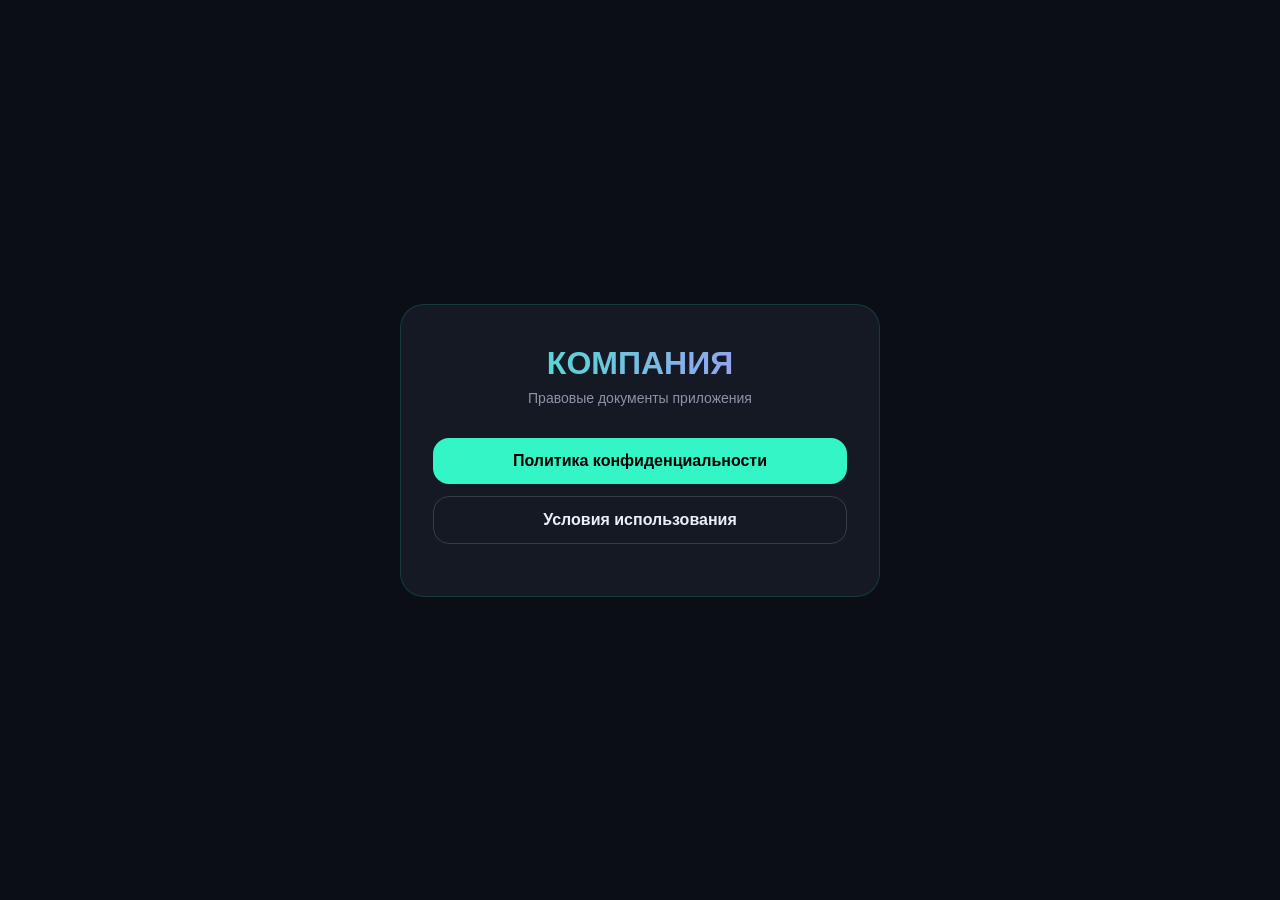
<file: index.html>
<!DOCTYPE html>
<html lang="ru">
<head>
<meta charset="UTF-8">
<meta name="viewport" content="width=device-width, initial-scale=1.0">
<title>КОМПАНИЯ — Правовые документы</title>
<style>
  :root {
    --bg: #0B0E14;
    --surface: #141924;
    --teal: #34F5C5;
    --purple: #B985FF;
    --text: #EAF0F6;
    --text-sec: #8C94A6;
  }
  * { box-sizing: border-box; }
  body {
    margin: 0;
    background: var(--bg);
    color: var(--text);
    font-family: -apple-system, BlinkMacSystemFont, 'Segoe UI', Roboto, sans-serif;
    display: flex;
    align-items: center;
    justify-content: center;
    min-height: 100vh;
    padding: 24px;
  }
  .card {
    max-width: 480px;
    width: 100%;
    background: var(--surface);
    border-radius: 24px;
    padding: 40px 32px;
    text-align: center;
    border: 1px solid rgba(52,245,197,0.15);
  }
  h1 {
    background: linear-gradient(90deg, var(--teal), var(--purple));
    -webkit-background-clip: text;
    background-clip: text;
    color: transparent;
    font-size: 32px;
    margin: 0 0 8px;
  }
  p.tagline { color: var(--text-sec); margin: 0 0 32px; font-size: 14px; }
  a.link-btn {
    display: block;
    text-decoration: none;
    background: var(--teal);
    color: #000;
    font-weight: 700;
    padding: 14px;
    border-radius: 16px;
    margin-bottom: 12px;
    transition: opacity 0.2s;
  }
  a.link-btn.secondary {
    background: transparent;
    color: var(--text);
    border: 1.5px solid rgba(255,255,255,0.15);
  }
  a.link-btn:hover { opacity: 0.85; }
</style>
</head>
<body>
  <div class="card">
    <h1>КОМПАНИЯ</h1>
    <p class="tagline">Правовые документы приложения</p>
    <a class="link-btn" href="privacy.html">Политика конфиденциальности</a>
    <a class="link-btn secondary" href="terms.html">Условия использования</a>
  </div>
</body>
</html>
</file>
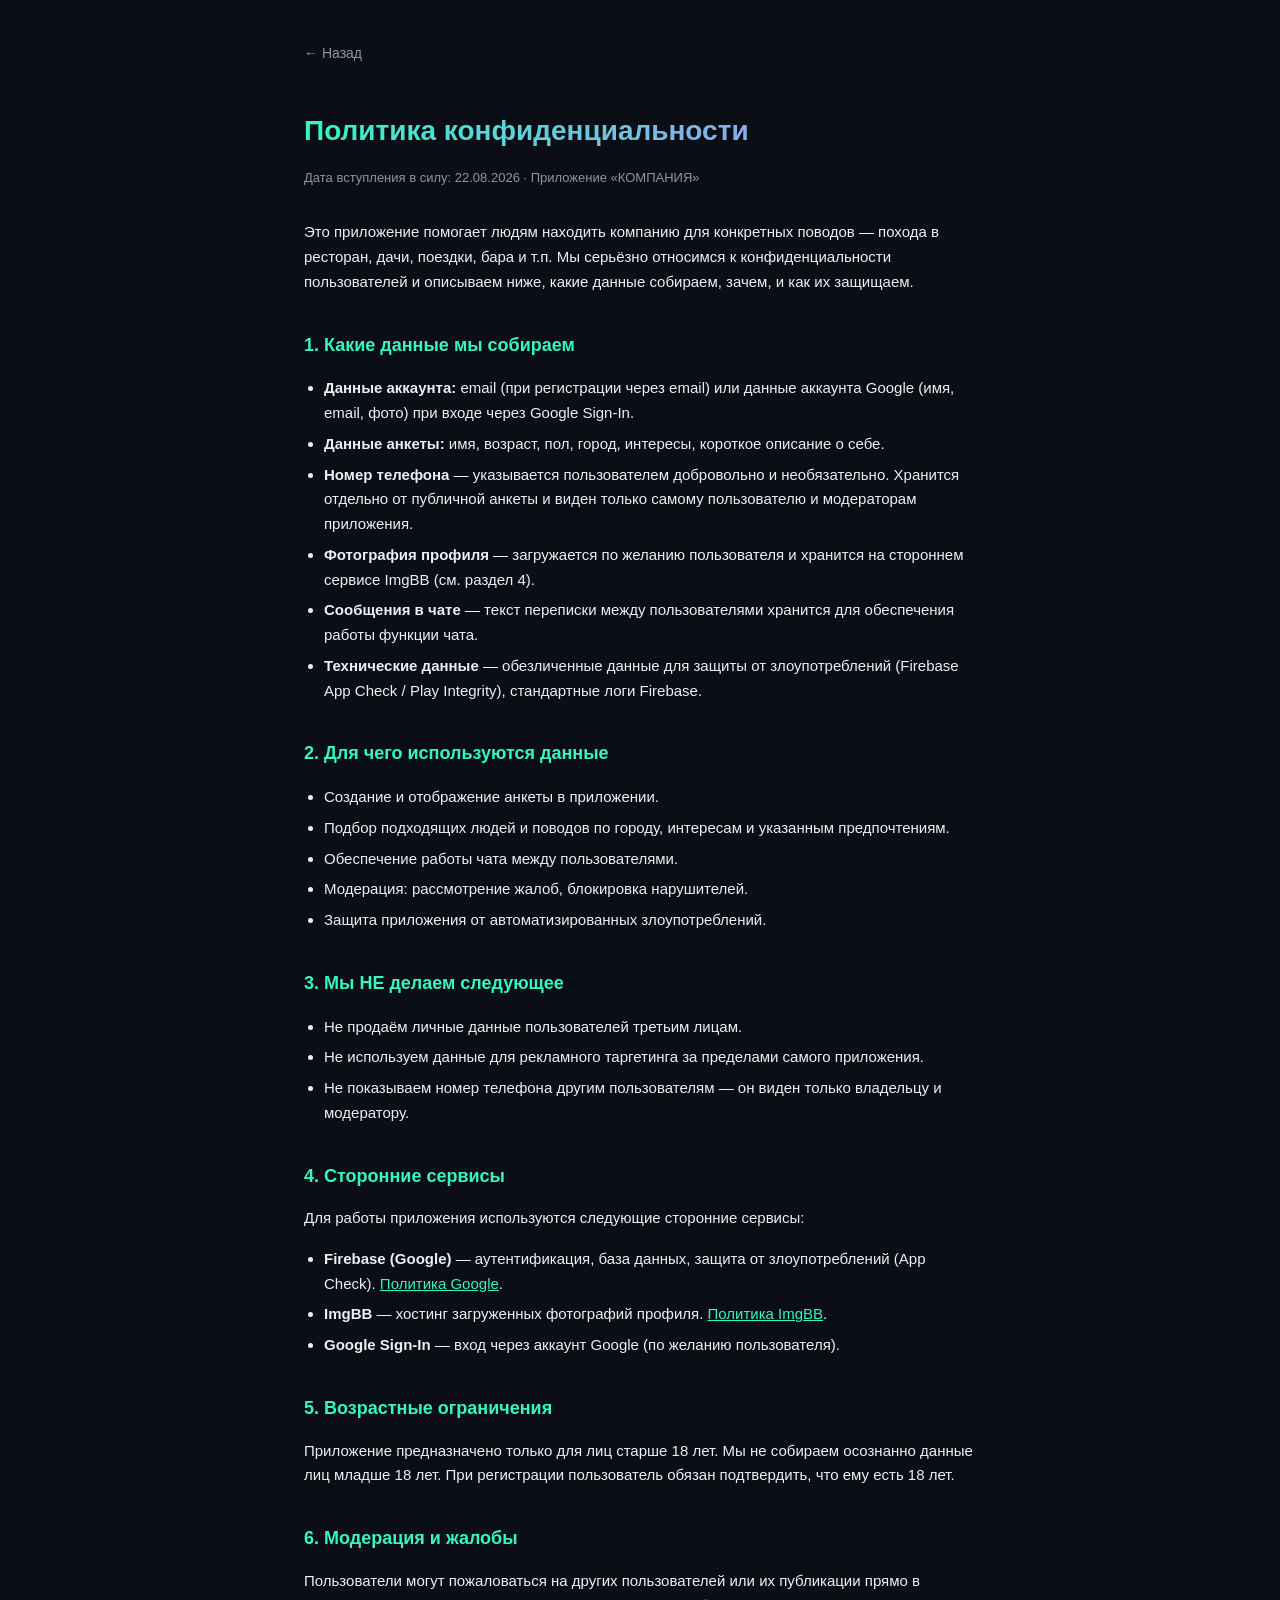
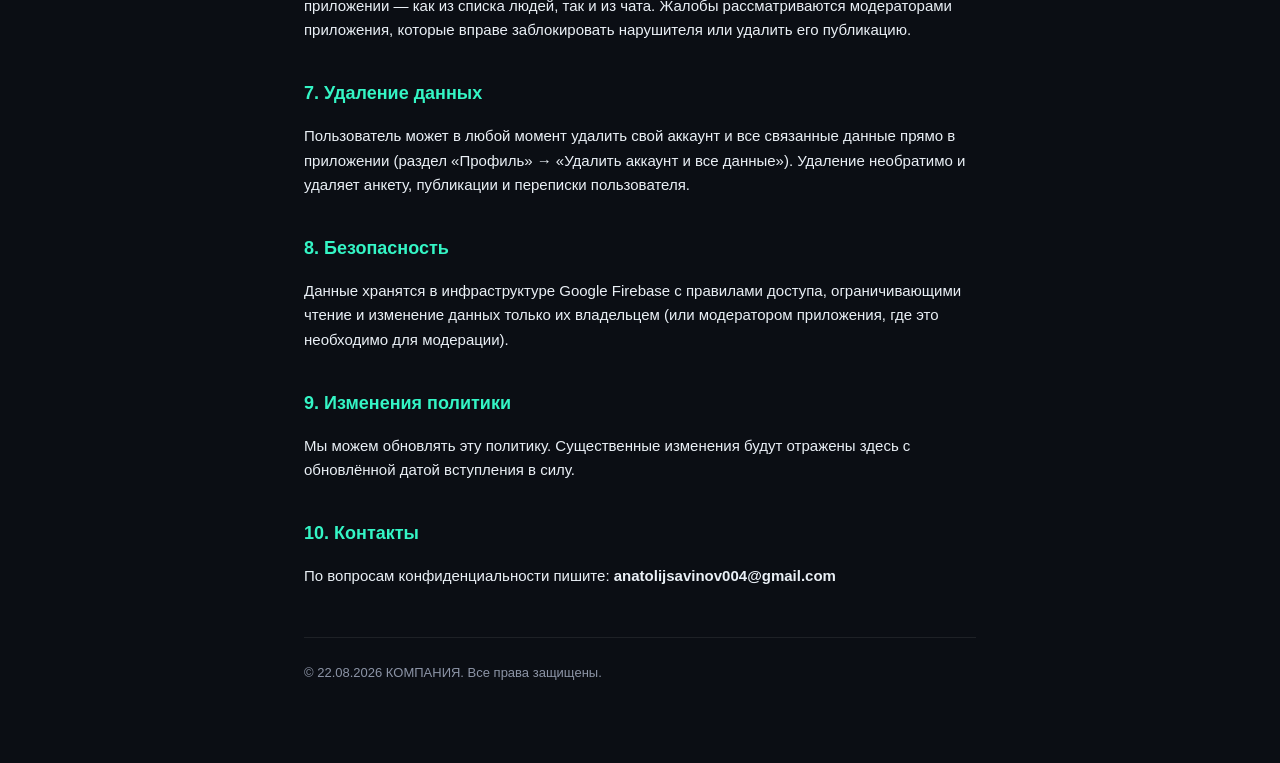
<file: privacy.html>
<!DOCTYPE html>
<html lang="ru">
<head>
<meta charset="UTF-8">
<meta name="viewport" content="width=device-width, initial-scale=1.0">
<title>Политика конфиденциальности — КОМПАНИЯ</title>
<link rel="stylesheet" href="style.css">
</head>
<body>
<div class="wrap">
  <a class="back" href="index.html">← Назад</a>
  <h1>Политика конфиденциальности</h1>
  <p class="updated">Дата вступления в силу: 22.08.2026 · Приложение «КОМПАНИЯ»</p>

  <p>
    Это приложение помогает людям находить компанию для конкретных поводов —
    похода в ресторан, дачи, поездки, бара и т.п. Мы серьёзно относимся к
    конфиденциальности пользователей и описываем ниже, какие данные собираем,
    зачем, и как их защищаем.
  </p>

  <h2>1. Какие данные мы собираем</h2>
  <ul>
    <li><strong>Данные аккаунта:</strong> email (при регистрации через email) или данные аккаунта Google (имя, email, фото) при входе через Google Sign-In.</li>
    <li><strong>Данные анкеты:</strong> имя, возраст, пол, город, интересы, короткое описание о себе.</li>
    <li><strong>Номер телефона</strong> — указывается пользователем добровольно и необязательно. Хранится отдельно от публичной анкеты и виден только самому пользователю и модераторам приложения.</li>
    <li><strong>Фотография профиля</strong> — загружается по желанию пользователя и хранится на стороннем сервисе ImgBB (см. раздел 4).</li>
    <li><strong>Сообщения в чате</strong> — текст переписки между пользователями хранится для обеспечения работы функции чата.</li>
    <li><strong>Технические данные</strong> — обезличенные данные для защиты от злоупотреблений (Firebase App Check / Play Integrity), стандартные логи Firebase.</li>
  </ul>

  <h2>2. Для чего используются данные</h2>
  <ul>
    <li>Создание и отображение анкеты в приложении.</li>
    <li>Подбор подходящих людей и поводов по городу, интересам и указанным предпочтениям.</li>
    <li>Обеспечение работы чата между пользователями.</li>
    <li>Модерация: рассмотрение жалоб, блокировка нарушителей.</li>
    <li>Защита приложения от автоматизированных злоупотреблений.</li>
  </ul>

  <h2>3. Мы НЕ делаем следующее</h2>
  <ul>
    <li>Не продаём личные данные пользователей третьим лицам.</li>
    <li>Не используем данные для рекламного таргетинга за пределами самого приложения.</li>
    <li>Не показываем номер телефона другим пользователям — он виден только владельцу и модератору.</li>
  </ul>

  <h2>4. Сторонние сервисы</h2>
  <p>Для работы приложения используются следующие сторонние сервисы:</p>
  <ul>
    <li><strong>Firebase (Google)</strong> — аутентификация, база данных, защита от злоупотреблений (App Check). <a href="https://policies.google.com/privacy" style="color:var(--teal)">Политика Google</a>.</li>
    <li><strong>ImgBB</strong> — хостинг загруженных фотографий профиля. <a href="https://imgbb.com/privacy" style="color:var(--teal)">Политика ImgBB</a>.</li>
    <li><strong>Google Sign-In</strong> — вход через аккаунт Google (по желанию пользователя).</li>
  </ul>

  <h2>5. Возрастные ограничения</h2>
  <p>
    Приложение предназначено только для лиц старше 18 лет. Мы не собираем
    осознанно данные лиц младше 18 лет. При регистрации пользователь обязан
    подтвердить, что ему есть 18 лет.
  </p>

  <h2>6. Модерация и жалобы</h2>
  <p>
    Пользователи могут пожаловаться на других пользователей или их публикации
    прямо в приложении — как из списка людей, так и из чата. Жалобы
    рассматриваются модераторами приложения, которые вправе заблокировать
    нарушителя или удалить его публикацию.
  </p>

  <h2>7. Удаление данных</h2>
  <p>
    Пользователь может в любой момент удалить свой аккаунт и все связанные
    данные прямо в приложении (раздел «Профиль» → «Удалить аккаунт и все
    данные»). Удаление необратимо и удаляет анкету, публикации и переписки
    пользователя.
  </p>

  <h2>8. Безопасность</h2>
  <p>
    Данные хранятся в инфраструктуре Google Firebase с правилами доступа,
    ограничивающими чтение и изменение данных только их владельцем (или
    модератором приложения, где это необходимо для модерации).
  </p>

  <h2>9. Изменения политики</h2>
  <p>
    Мы можем обновлять эту политику. Существенные изменения будут отражены
    здесь с обновлённой датой вступления в силу.
  </p>

  <h2>10. Контакты</h2>
  <p>
    По вопросам конфиденциальности пишите: <strong>anatolijsavinov004@gmail.com</strong>
  </p>

  <footer>© 22.08.2026 КОМПАНИЯ. Все права защищены.</footer>
</div>
</body>
</html>
</file>
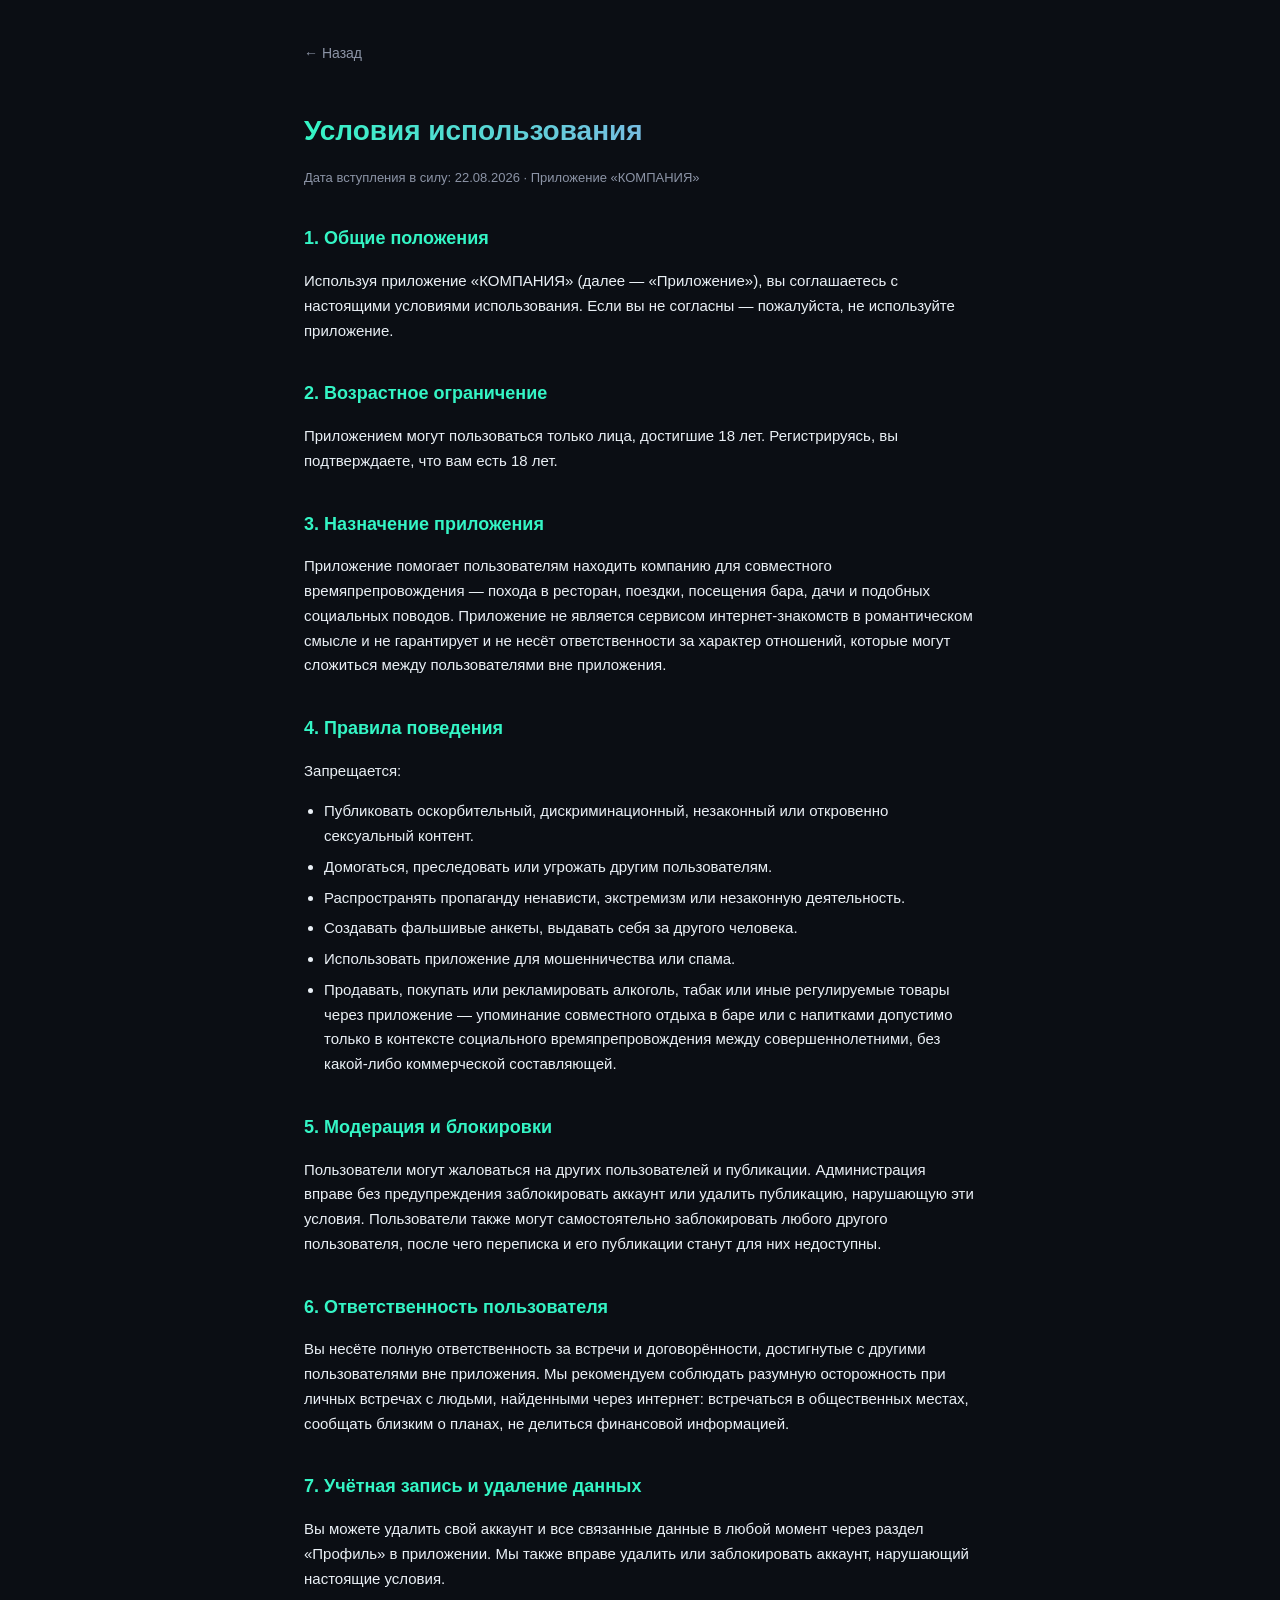
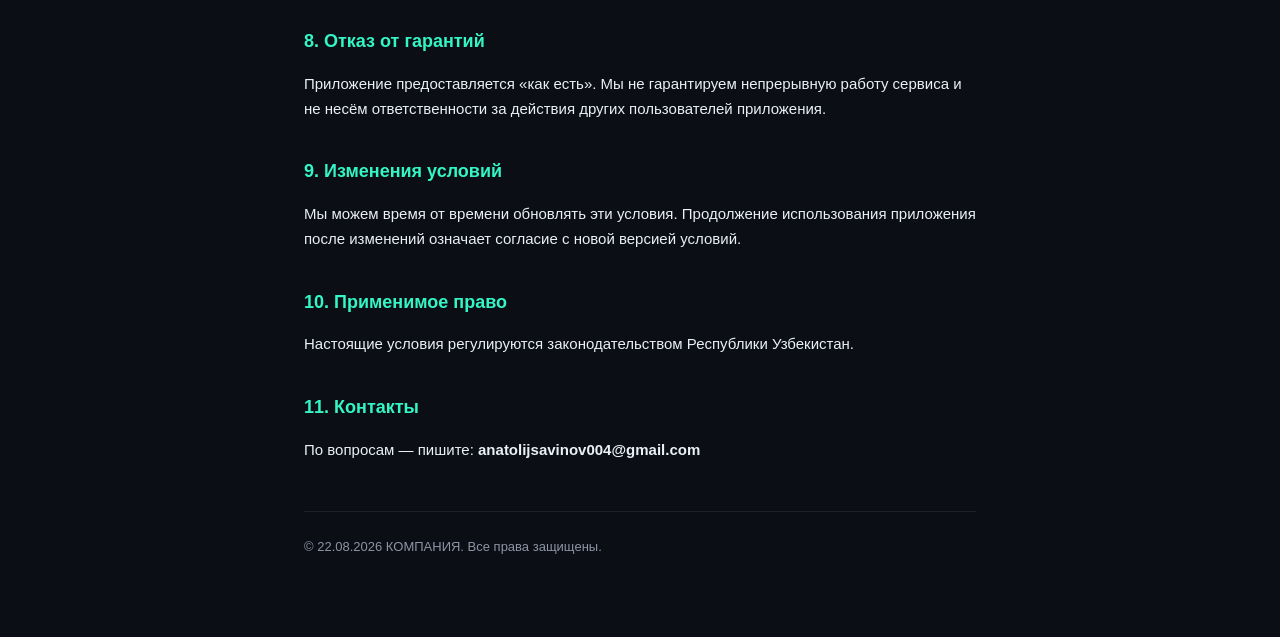
<file: terms.html>
<!DOCTYPE html>
<html lang="ru">
<head>
<meta charset="UTF-8">
<meta name="viewport" content="width=device-width, initial-scale=1.0">
<title>Условия использования — КОМПАНИЯ</title>
<link rel="stylesheet" href="style.css">
</head>
<body>
<div class="wrap">
  <a class="back" href="index.html">← Назад</a>
  <h1>Условия использования</h1>
  <p class="updated">Дата вступления в силу: 22.08.2026 · Приложение «КОМПАНИЯ»</p>

  <h2>1. Общие положения</h2>
  <p>
    Используя приложение «КОМПАНИЯ» (далее — «Приложение»), вы соглашаетесь
    с настоящими условиями использования. Если вы не согласны — пожалуйста,
    не используйте приложение.
  </p>

  <h2>2. Возрастное ограничение</h2>
  <p>
    Приложением могут пользоваться только лица, достигшие 18 лет. Регистрируясь,
    вы подтверждаете, что вам есть 18 лет.
  </p>

  <h2>3. Назначение приложения</h2>
  <p>
    Приложение помогает пользователям находить компанию для совместного
    времяпрепровождения — похода в ресторан, поездки, посещения бара, дачи
    и подобных социальных поводов. Приложение не является сервисом
    интернет-знакомств в романтическом смысле и не гарантирует и не несёт
    ответственности за характер отношений, которые могут сложиться между
    пользователями вне приложения.
  </p>

  <h2>4. Правила поведения</h2>
  <p>Запрещается:</p>
  <ul>
    <li>Публиковать оскорбительный, дискриминационный, незаконный или откровенно сексуальный контент.</li>
    <li>Домогаться, преследовать или угрожать другим пользователям.</li>
    <li>Распространять пропаганду ненависти, экстремизм или незаконную деятельность.</li>
    <li>Создавать фальшивые анкеты, выдавать себя за другого человека.</li>
    <li>Использовать приложение для мошенничества или спама.</li>
    <li>Продавать, покупать или рекламировать алкоголь, табак или иные регулируемые товары через приложение — упоминание совместного отдыха в баре или с напитками допустимо только в контексте социального времяпрепровождения между совершеннолетними, без какой-либо коммерческой составляющей.</li>
  </ul>

  <h2>5. Модерация и блокировки</h2>
  <p>
    Пользователи могут жаловаться на других пользователей и публикации.
    Администрация вправе без предупреждения заблокировать аккаунт или
    удалить публикацию, нарушающую эти условия. Пользователи также могут
    самостоятельно заблокировать любого другого пользователя, после чего
    переписка и его публикации станут для них недоступны.
  </p>

  <h2>6. Ответственность пользователя</h2>
  <p>
    Вы несёте полную ответственность за встречи и договорённости, достигнутые
    с другими пользователями вне приложения. Мы рекомендуем соблюдать разумную
    осторожность при личных встречах с людьми, найденными через интернет:
    встречаться в общественных местах, сообщать близким о планах, не делиться
    финансовой информацией.
  </p>

  <h2>7. Учётная запись и удаление данных</h2>
  <p>
    Вы можете удалить свой аккаунт и все связанные данные в любой момент
    через раздел «Профиль» в приложении. Мы также вправе удалить или
    заблокировать аккаунт, нарушающий настоящие условия.
  </p>

  <h2>8. Отказ от гарантий</h2>
  <p>
    Приложение предоставляется «как есть». Мы не гарантируем непрерывную
    работу сервиса и не несём ответственности за действия других
    пользователей приложения.
  </p>

  <h2>9. Изменения условий</h2>
  <p>
    Мы можем время от времени обновлять эти условия. Продолжение
    использования приложения после изменений означает согласие с новой
    версией условий.
  </p>

  <h2>10. Применимое право</h2>
  <p>
    Настоящие условия регулируются законодательством Республики Узбекистан.
  </p>

  <h2>11. Контакты</h2>
  <p>По вопросам — пишите: <strong>anatolijsavinov004@gmail.com</strong></p>

  <footer>© 22.08.2026 КОМПАНИЯ. Все права защищены.</footer>
</div>
</body>
</html>
</file>
<file: style.css>
:root {
  --bg: #0B0E14;
  --surface: #141924;
  --teal: #34F5C5;
  --purple: #B985FF;
  --text: #EAF0F6;
  --text-sec: #8C94A6;
}
* { box-sizing: border-box; }
body {
  margin: 0;
  background: var(--bg);
  color: var(--text);
  font-family: -apple-system, BlinkMacSystemFont, 'Segoe UI', Roboto, sans-serif;
  line-height: 1.65;
}
.wrap {
  max-width: 720px;
  margin: 0 auto;
  padding: 40px 24px 80px;
}
a.back {
  color: var(--text-sec);
  text-decoration: none;
  font-size: 14px;
  display: inline-block;
  margin-bottom: 24px;
}
h1 {
  background: linear-gradient(90deg, var(--teal), var(--purple));
  -webkit-background-clip: text;
  background-clip: text;
  color: transparent;
  font-size: 28px;
  margin-bottom: 4px;
}
.updated { color: var(--text-sec); font-size: 13px; margin-bottom: 32px; }
h2 {
  font-size: 18px;
  color: var(--teal);
  margin-top: 36px;
  margin-bottom: 10px;
}
p, li { color: var(--text); font-size: 15px; }
ul { padding-left: 20px; }
li { margin-bottom: 6px; }
.note {
  background: var(--surface);
  border-left: 3px solid var(--purple);
  padding: 14px 18px;
  border-radius: 8px;
  font-size: 13px;
  color: var(--text-sec);
  margin: 20px 0;
}
footer {
  margin-top: 48px;
  padding-top: 24px;
  border-top: 1px solid rgba(255,255,255,0.08);
  color: var(--text-sec);
  font-size: 13px;
}
</file>
